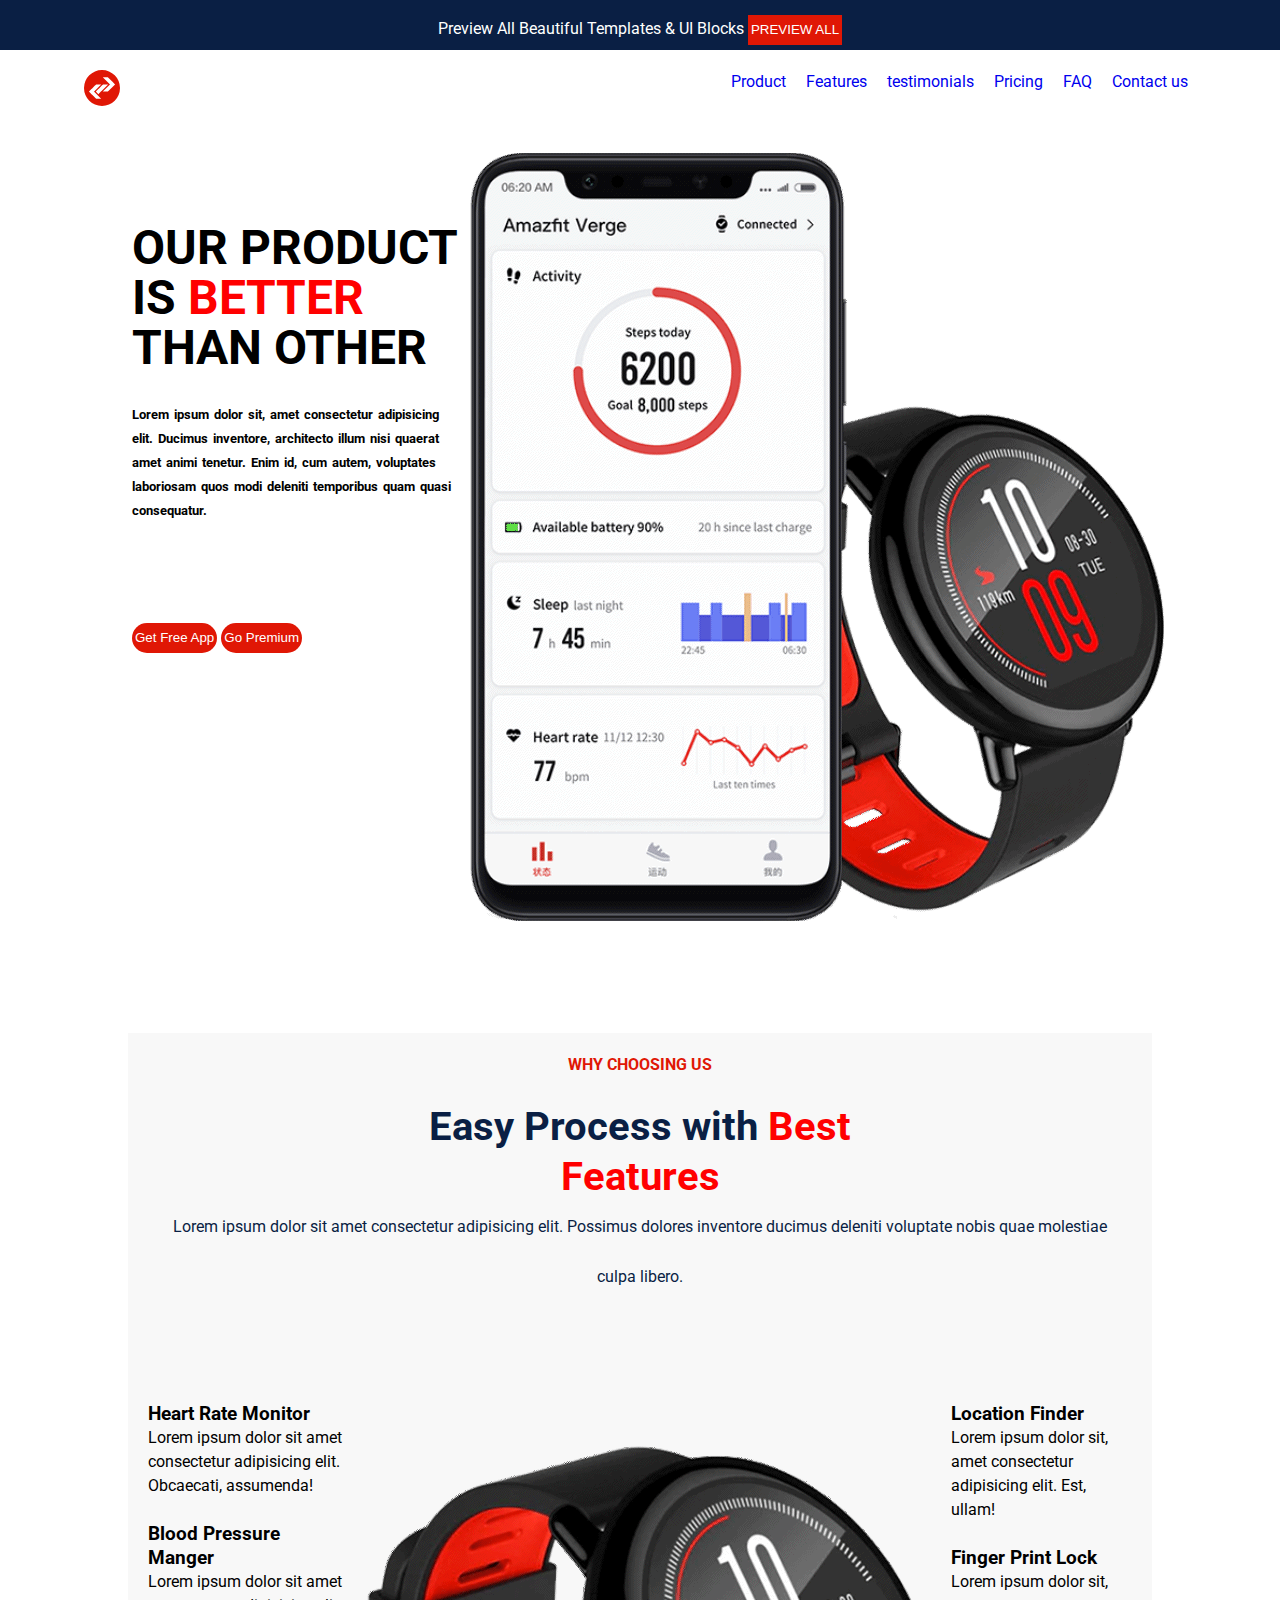
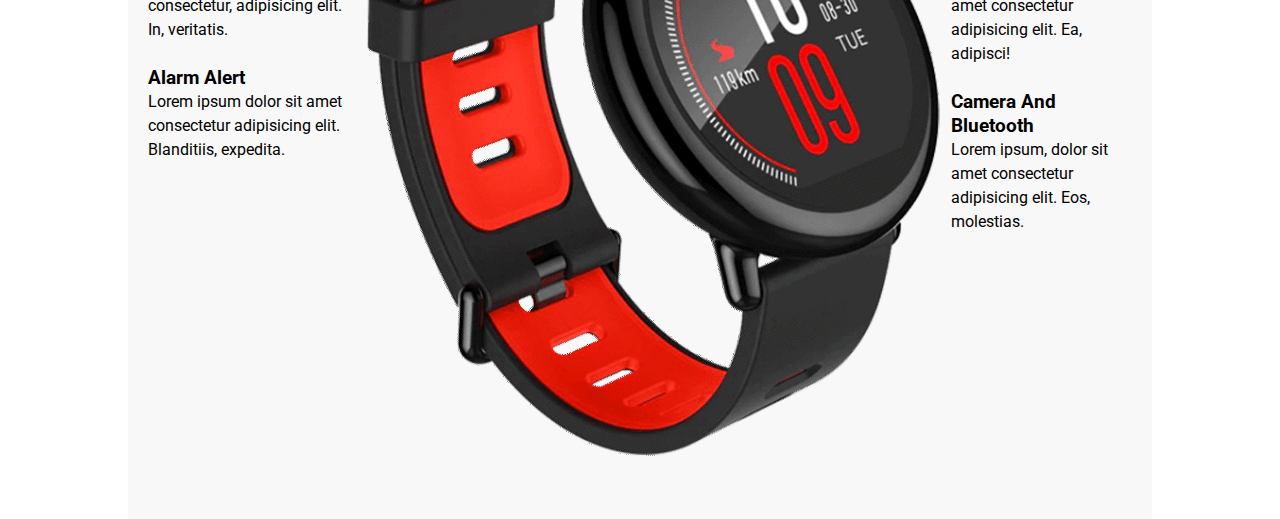
<file: Front end test/Index.html>
<!DOCTYPE html>
<html lang="en">

<head>
    <meta charset="UTF-8">
    <meta name="viewport" content="width=device-width, initial-scale=1.0">
    <title>Watches store</title>
    <meta name="description" content="watches">
    <meta name="author" content="Hassan">
    <meta name="keywords" content=" watches, watches styles">
    <link href="https://fonts.googleapis.com/css2?family=Roboto&display=swap" rel="stylesheet">
    <link rel="stylesheet" href="Fonts/css/all.min.css">
    <link rel="stylesheet" href="Styles.css">
</head>

<body>
    <!-- start of top bar -->
    <div class="top-bar bg-blue">Preview All Beautiful Templates & UI Blocks
        <button class="Preview">PREVIEW ALL</button>
    </div>
    <!-- end of top bar -->

    <!-- start of navbar -->
    <nav class="nav-bar bg-white">
        <div class="container nav-items">
            <div class="logo">
                <a href="#"><img src="Images/logo.svg" alt="logo image"></a>
            </div>
            <div class="links">
                <ul>
                    <li><a href="#">Product</a></li>
                    <li><a href="#">Features</a></li>
                    <li><a href="#">testimonials</a></li>
                    <li><a href="#">Pricing</a></li>
                    <li><a href="#">FAQ</a></li>
                    <li><a href="#">Contact us</a></li>
                </ul>
            </div>

        </div>

    </nav>
    <!-- end of navbar -->

    <!-- start of show case section -->
    <section class="showcase">
        <div class="container">
            <div class="showcase-text">
                <div class="subheading">OUR PRODUCT IS <span class="text-red">BETTER</span> THAN OTHER</div>
                <div class="mashead-heading">
                    <h5>Lorem ipsum dolor sit, amet consectetur adipisicing elit. Ducimus inventore, architecto illum
                        nisi quaerat amet animi tenetur. Enim id, cum autem, voluptates laboriosam quos modi deleniti
                        temporibus quam quasi consequatur.</h5>
                </div>
                <button>Get Free App</button>
                <button>Go Premium</button>

            </div>
            <div class="image"><img src="Images/img-1.png" alt="phone and watch image"></div>
        </div>

    </section>
    <!-- end of show case section -->

    <!-- start of choosing us section -->
    <section class="choosing-us text-center">
        <div class="container">
            <div class="head">WHY CHOOSING US</div>
            <div class="subhead">Easy Process with <span class="text-red">Best<br> Features</span>
                <h5>Lorem ipsum dolor sit amet consectetur adipisicing elit. Possimus dolores inventore ducimus deleniti
                    voluptate nobis quae molestiae culpa libero.</h5>

            </div>
            <div class="row">
                <div class="col">
                    <div class="col1">
                        <h3>Heart Rate Monitor</h3>
                        <p>Lorem ipsum dolor sit amet consectetur adipisicing elit. Obcaecati, assumenda!</p>
                        <br>
                        <h3>Blood Pressure Manger</h3>
                        <p>Lorem ipsum dolor sit amet consectetur, adipisicing elit. In, veritatis.</p>
                        <br>
                        <h3>Alarm Alert</h3>
                        <p>Lorem ipsum dolor sit amet consectetur adipisicing elit. Blanditiis, expedita.</p>
                    </div>
                </div>
                <div class="col">
                    <div class="col2">
                        <div class="image2"><img src="Images/img-2.png" alt=""></div>
                    </div>
                </div>
                <div class="col">
                    <div class="col3">
                        <h3>Location Finder</h3>
                        <p>Lorem ipsum dolor sit, amet consectetur adipisicing elit. Est, ullam!</p>
                        <br>
                        <h3>Finger Print Lock</h3>
                        <p>Lorem ipsum dolor sit, amet consectetur adipisicing elit. Ea, adipisci!</p>
                        <br>
                        <h3>Camera And Bluetooth</h3>
                        <p>Lorem ipsum, dolor sit amet consectetur adipisicing elit. Eos, molestias.</p>
                    </div>
                </div>
            </div>


        </div>

    </section>
    <!-- end of choosing us section -->
</body>

</html>
</file>
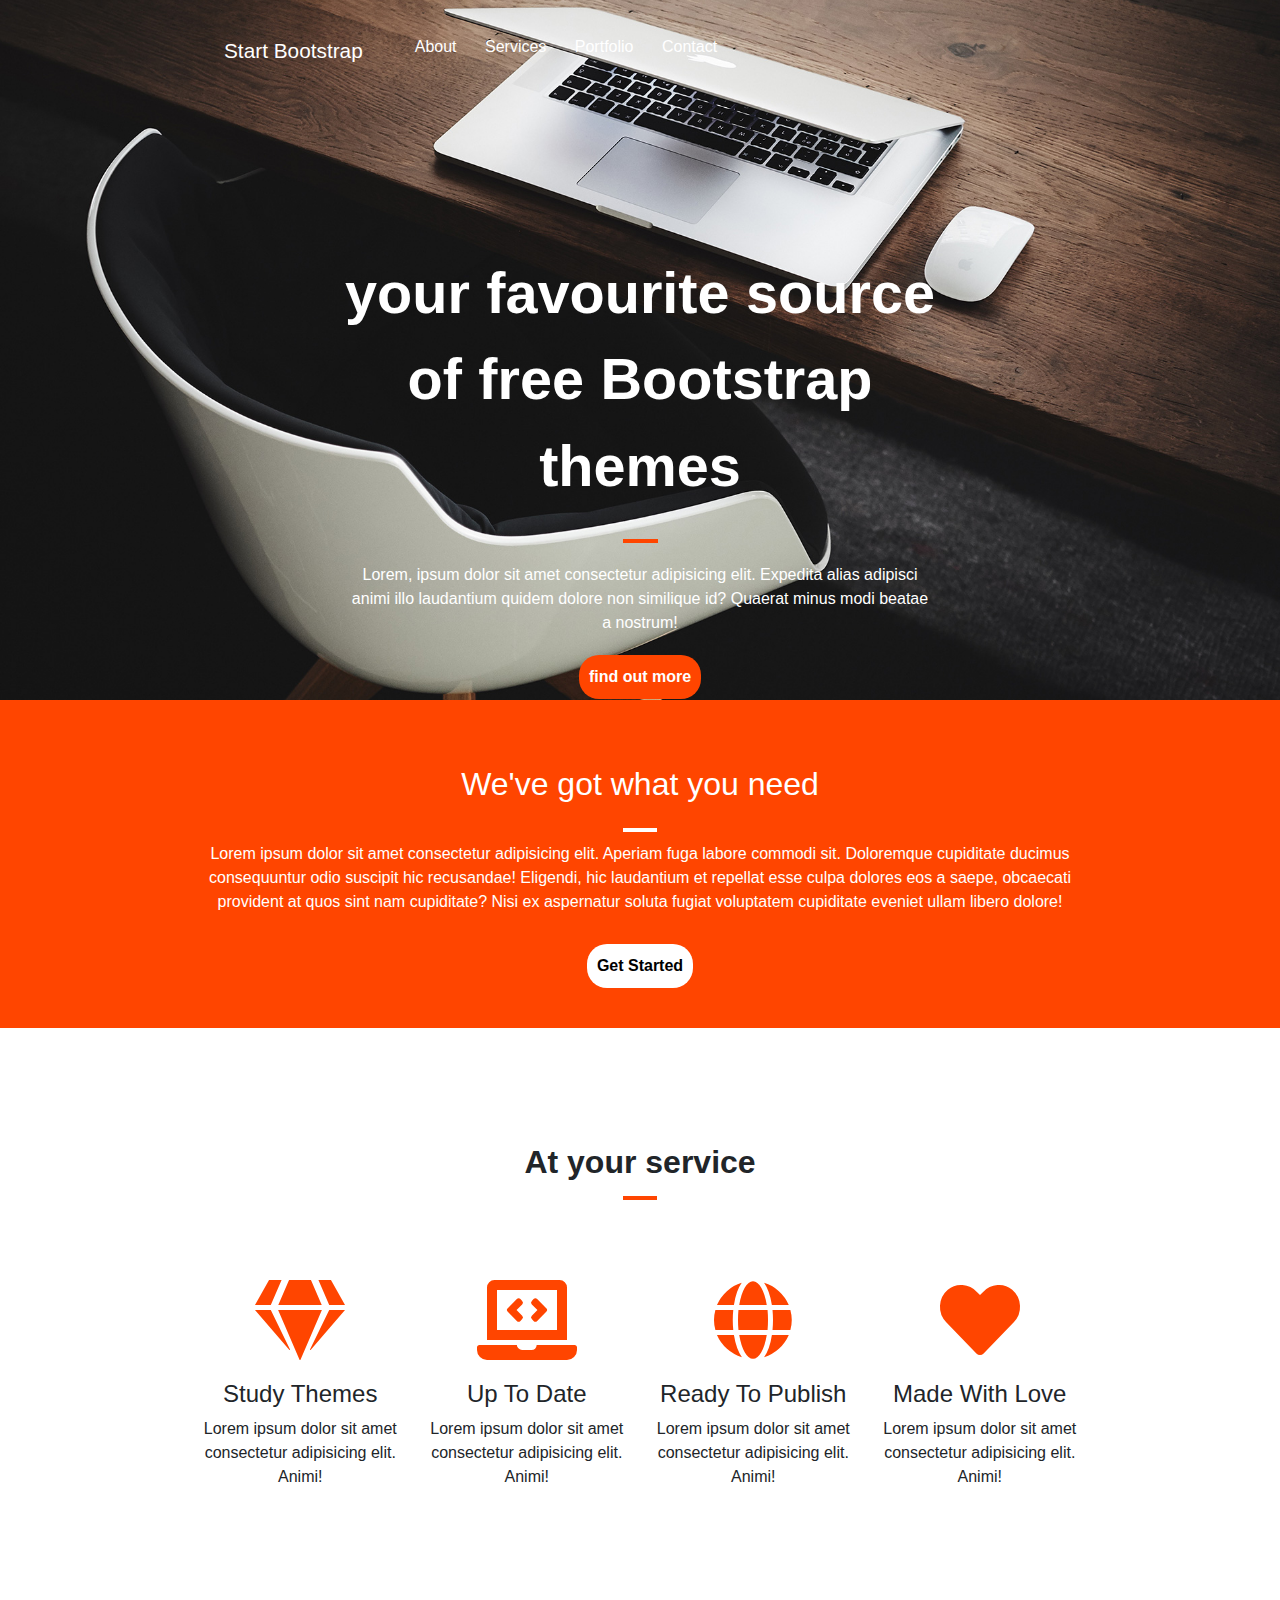
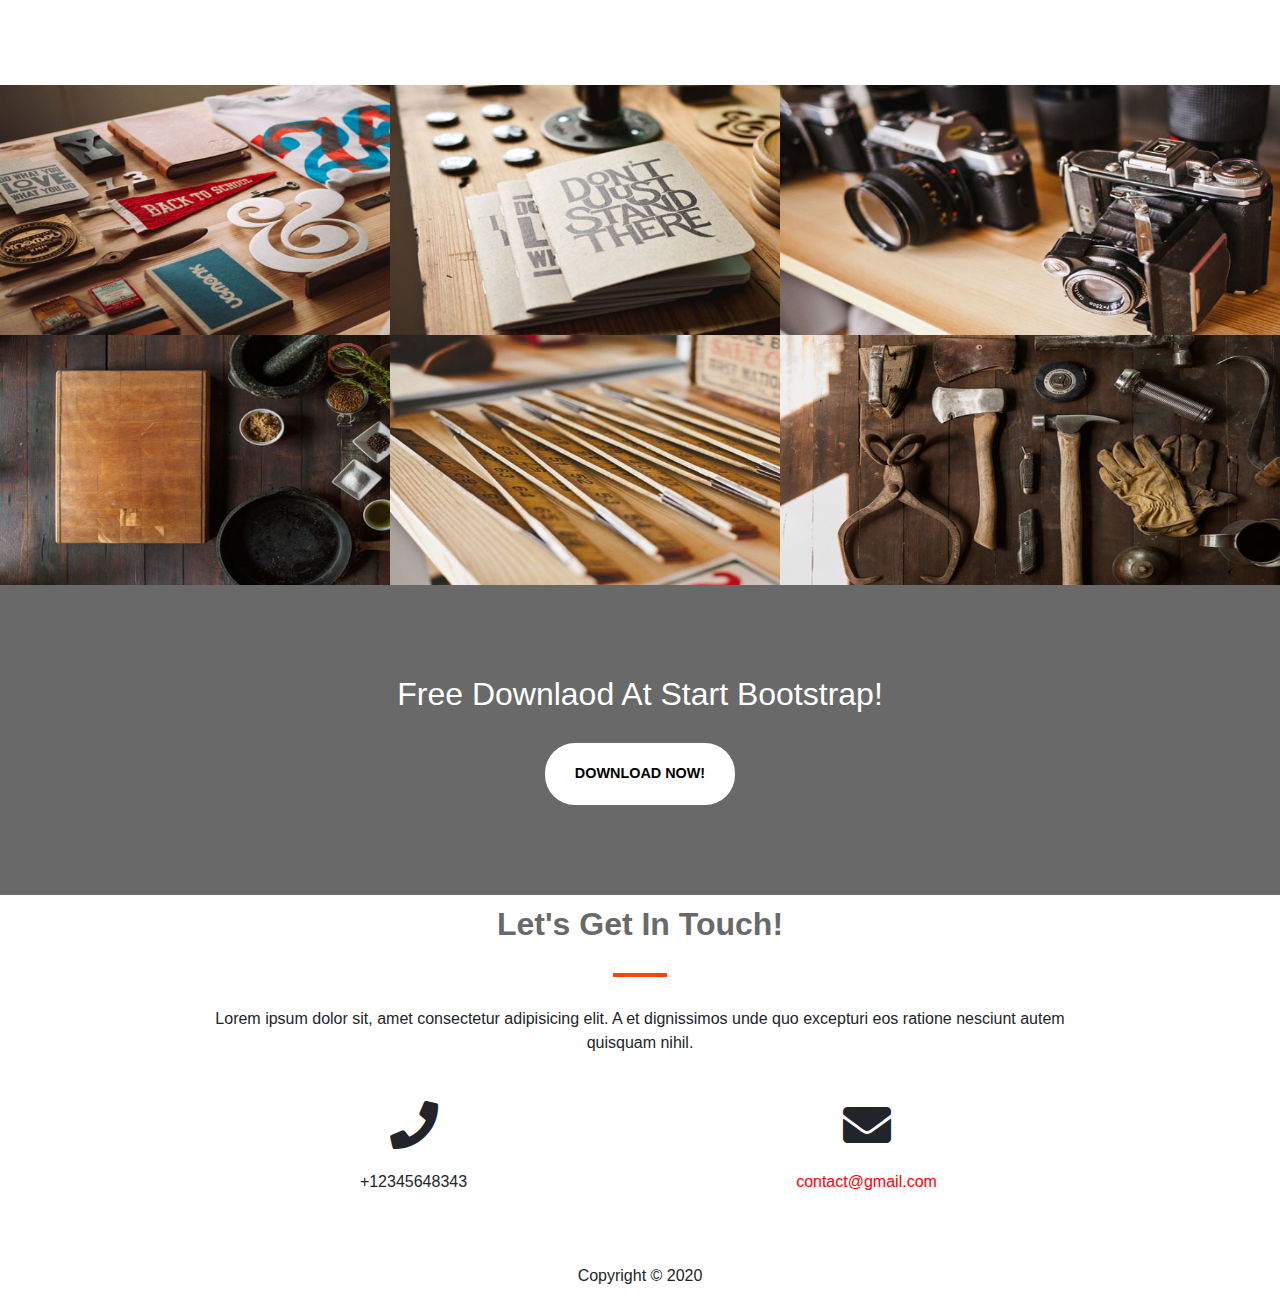
<file: Task4/Index.html>
<!DOCTYPE html>
<html lang="en">

<head>
    <meta charset="UTF-8">
    <meta name="description" content="Bootstrap page">
    <meta name="author" content="Hassan">
    <meta name="keywords" content="Bootstrap">
    <title>Bootstrap Page</title>
    <meta name="viewport" content="width=device-width, initial-scale=1.0">
    <link rel="stylesheet" href="Fonts/css/all.min.css">
    <link rel="stylesheet" href="https://stackpath.bootstrapcdn.com/bootstrap/4.5.2/css/bootstrap.min.css" integrity="sha384-JcKb8q3iqJ61gNV9KGb8thSsNjpSL0n8PARn9HuZOnIxN0hoP+VmmDGMN5t9UJ0Z" crossorigin="anonymous">
    <link rel="stylesheet" href="Styles.css">
</head>

<body>

    <div class="bg">
    <!-- navbar area    -->

    <nav class="navbar">
        <div class="container">

            <div class="nav-items">

                <div class="logo">
                    <a href="#">Start Bootstrap</a>
                </div>
                <div class="links">
                    <ul>
                        <li><a href="#">About</a></li>
                        <li><a href="#">Services</a></li>
                        <li><a href="#">Portfolio</a></li>
                        <li><a href="#">Contact</a></li>
                    </ul>
                </div>

            </div>
        </div>
    </nav>
    <!-- section1 themes area -->

    <section class="themes">
        <div class="container">
            <div class="themes-text">
                <div class="subhead">
                    your favourite source of free Bootstrap themes
                </div>
                <hr>
                <div class="mashead">Lorem, ipsum dolor sit amet consectetur adipisicing elit. Expedita alias
                    adipisci animi illo laudantium quidem dolore non similique id?
                    Quaerat minus modi beatae a nostrum!</div>
                <button>find out more</button>
            </div>
        </div>
    </section>
    </div>
    <!-- started section -->
    <section class="started">
        <div class="container">
            <div class="started-text">
                <div class="head">
                    We've got what you need
                </div>
                <hr>
                <div class="subhead text-white">
                    Lorem ipsum dolor sit amet consectetur adipisicing elit. Aperiam fuga labore commodi sit. Doloremque
                    cupiditate ducimus consequuntur odio suscipit hic recusandae! Eligendi, hic laudantium et repellat
                    esse culpa dolores eos a saepe, obcaecati provident at quos sint nam cupiditate? Nisi ex aspernatur
                    soluta fugiat voluptatem cupiditate eveniet ullam libero dolore!
                </div>
                <button>Get Started</button>
            </div>
        </div>

    </section>
    <!-- service section -->
    <section class="services">
        <div class="container">
            <div class="head">At your service</div>
            <hr>
            <div class="row">
                <div class="col col-lg-3">
                    <div class="icon"><i class="fas fa-gem fa-5x"></i></div>
                    <h4>Study Themes</h4>
                    <p>Lorem ipsum dolor sit amet consectetur adipisicing elit. Animi!</p>
                </div>
            
            
                <div class="col col-lg-3">
                    <div class="icon"><i class="fas fa-laptop-code fa-5x"></i></div>
                    <h4>Up To Date</h4>
                    <p>Lorem ipsum dolor sit amet consectetur adipisicing elit. Animi!</p>
                </div>
            
            
                <div class="col col-lg-3">
                    <div class="icon"><i class="fas fa-globe fa-5x"></i></div>
                    <h4>Ready To Publish</h4>
                    <p>Lorem ipsum dolor sit amet consectetur adipisicing elit. Animi!</p>
                </div>
            
            
                <div class="col col-lg-3">
                    <div class="icon"><i class="fas fa-heart fa-5x"></i></div>
                    <h4>Made With Love</h4>
                    <p>Lorem ipsum dolor sit amet consectetur adipisicing elit. Animi!</p>
                </div>
            </div>
        </div>

    </section>
    <!-- end of service section -->
    <!-- started of gallery section -->
    <section class="gallery">
        <div class="container">
            <div class="row">
                <div class="col-lg-4">
                    <img src="portfolio-images/fullsize/1.jpg" alt="">
                </div>
                <div class="col-lg-4">
                    <img src="portfolio-images/fullsize/2.jpg" alt="">
                </div>
                <div class="col-lg-4">
                    <img src="portfolio-images/fullsize/3.jpg" alt="">
                </div>
                <div class="col-lg-4">
                    <img src="portfolio-images/fullsize/4.jpg" alt="">
                </div>
                <div class="col-lg-4">
                    <img src="portfolio-images/fullsize/5.jpg" alt="">
                </div>
                <div class="col-lg-4">
                    <img src="portfolio-images/fullsize/6.jpg" alt="">
                </div>
            </div>
        

    </section>
    <!-- end of gallery section -->
    <!-- start of download section-->
    <section class="download">
        
            <h2>Free Downlaod At Start Bootstrap!</h2>
            <button>DOWNLOAD NOW!</button>
        
        </div>

    </section>
    <!-- end of download section-->
    <!-- start of contact us section -->
    <section class="contact">
        <div class="container">
            <h2>Let's Get In Touch!</h2>
            <hr>
            <p>Lorem ipsum dolor sit, amet consectetur adipisicing elit. A et dignissimos unde quo excepturi eos ratione nesciunt autem quisquam nihil.

            </p>
            <div class="row">
                <div class="icon col-lg-6"><i class="fas fa-phone fa-3x">
                </i>
                <p>+12345648343</p>
            </div>
                <div class="icon col-lg-6"><i class="fas fa-envelope fa-3x"></i>
                <p class="red">contact@gmail.com</p></div>
            </div>
        </div>

    </section>
    <!-- end of contact us section-->
    <!-- footer -->
    <footer>
        <div class="container">
            <p>Copyright &copy; 2020</p>
        </div>
    </footer>
<script src="https://code.jquery.com/jquery-3.5.1.slim.min.js" integrity="sha384-DfXdz2htPH0lsSSs5nCTpuj/zy4C+OGpamoFVy38MVBnE+IbbVYUew+OrCXaRkfj" crossorigin="anonymous"></script>
<script src="https://cdn.jsdelivr.net/npm/popper.js@1.16.1/dist/umd/popper.min.js" integrity="sha384-9/reFTGAW83EW2RDu2S0VKaIzap3H66lZH81PoYlFhbGU+6BZp6G7niu735Sk7lN" crossorigin="anonymous"></script>
<script src="https://stackpath.bootstrapcdn.com/bootstrap/4.5.2/js/bootstrap.min.js" integrity="sha384-B4gt1jrGC7Jh4AgTPSdUtOBvfO8shuf57BaghqFfPlYxofvL8/KUEfYiJOMMV+rV" crossorigin="anonymous"></script>

</body>

</html>
</file>
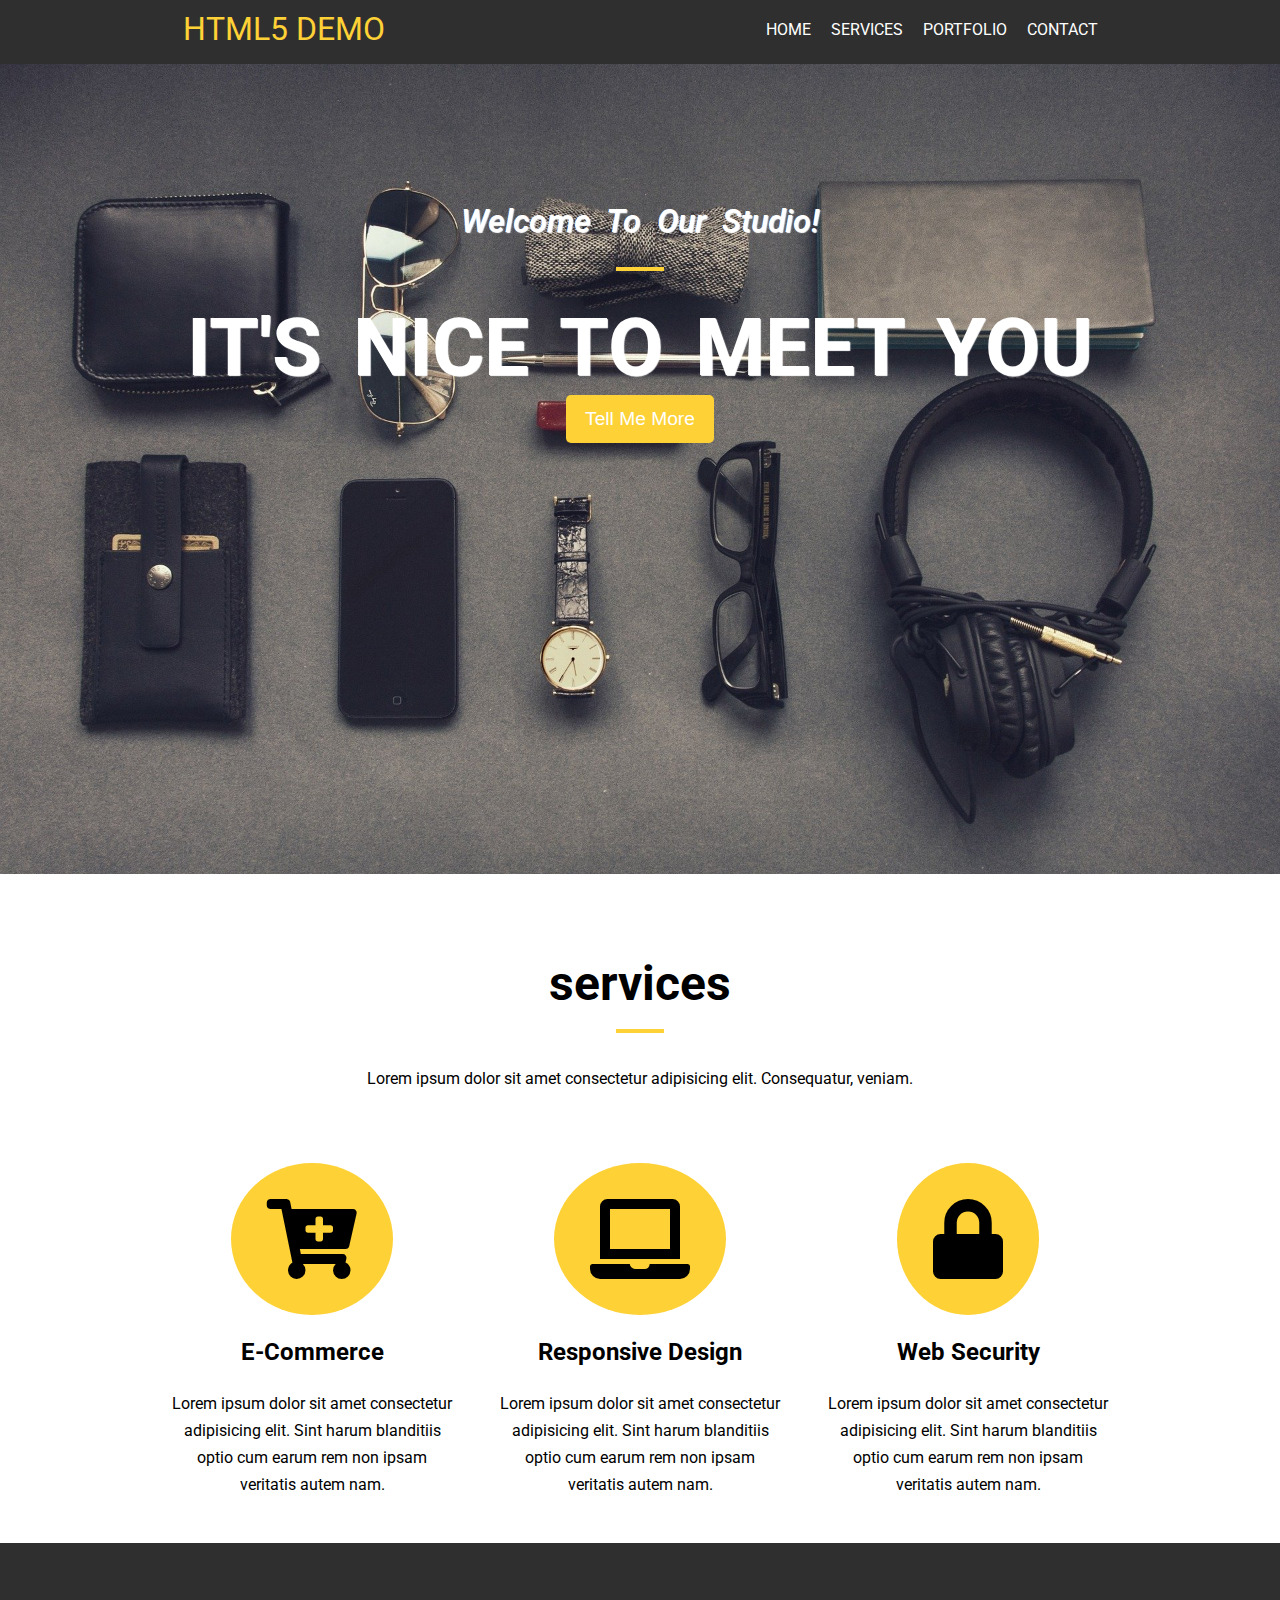
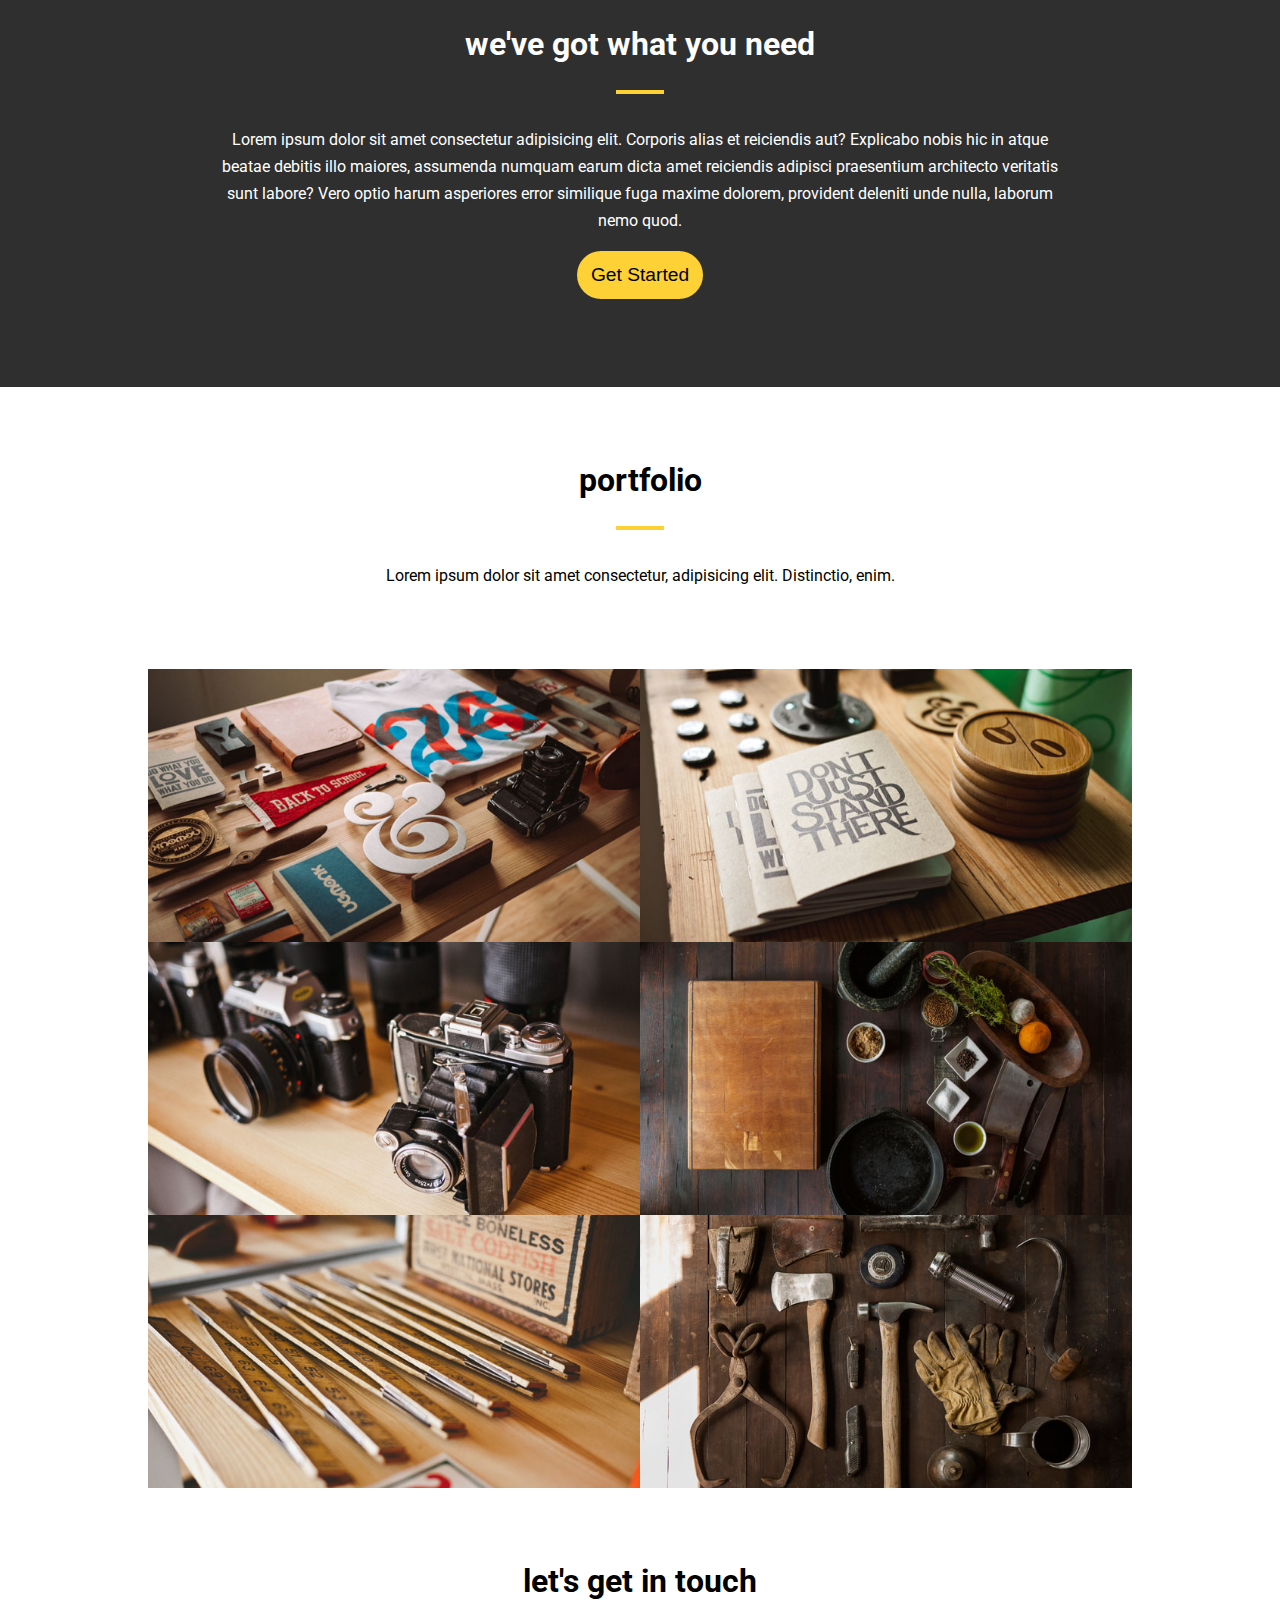
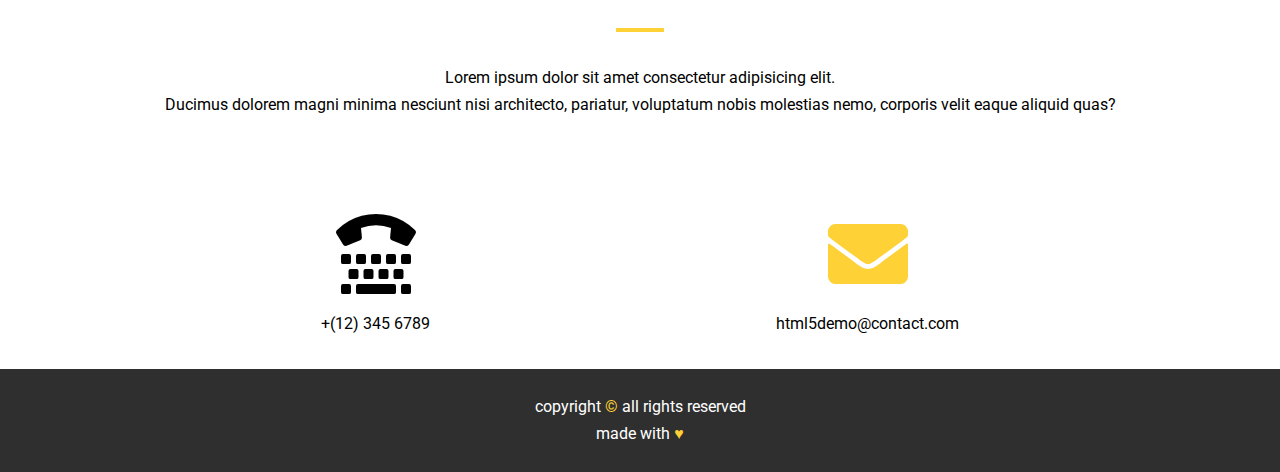
<file: Task5/Index.html>
<!DOCTYPE html>
<html lang="en">

<head>
    <meta charset="UTF-8">
    <meta name="viewport" content="width=device-width, initial-scale=1.0">
    <title>HTML5 DEMO</title>
    <meta name="discription" content=" html5 Demo">
    <meta name="author" content="Hassan">
    <meta name="keywords" content="html, html5, hdemo, web design">
    <link href="https://fonts.googleapis.com/css2?family=Roboto:wght@400;500&display=swap" rel="stylesheet">
    <link rel="stylesheet" href="Fonts/css/all.min.css">
    <link rel="stylesheet" href="Styles.css">
 
</head>

<body>

    <!-- start of navbar -->
    <nav class="nav-bar bg-dark">
        <div class="nav-items">
            <div class="nav-brand"><a href="#" class="text-center heading  prim-color">HTML5 DEMO</a></div>
            <div class="nav-links">
                <ul>
                    <li><a href="#home">HOME</a></li>
                    <li><a href="#services">SERVICES</a></li>
                    <li><a href="#portofolio">PORTFOLIO</a></li>
                    <li><a href="#contact">CONTACT</a></li>
                </ul>
            </div>
        </div>
    </nav>
    <!-- end of navbar -->

    <!-- start of banner section -->
    <section id="home" class="banner">
        <div class="banner-text text-center text-white container">
            <div class="subhead">welcome to our studio!</div>
            <hr>
            <div class="superhead">it's nice to meet you</div>
            <button class="text-white">tell me more</button>
        </div>
    </section>
    <!-- end of banner section -->

    <!-- start of services section -->
    <section id="services" class="services container">
        <div class="text-center">
            <h2 class="heading"> services</h2>
            <hr>
            <p>Lorem ipsum dolor sit amet consectetur adipisicing elit. Consequatur, veniam.</p>
        </div>
        <div class="row">
            <div class="col text-center">

                <div class="icon">
                    <i class="fa fa-cart-plus fa-5x bg-prim" aria-hidden="true"></i>
                </div>
                <h3>e-commerce</h3>
                <p>Lorem ipsum dolor sit amet consectetur adipisicing elit. Sint harum blanditiis optio cum earum rem
                    non ipsam veritatis autem nam.</p>
            </div>
            <div class="col text-center">
                <div class="icon ">
                    <i class="fas fa-laptop fa-5x bg-prim"></i>
                </div>
                <h3>responsive design</h3>
                <p>Lorem ipsum dolor sit amet consectetur adipisicing elit.
                    Sint harum blanditiis optio cum earum rem non ipsam veritatis autem nam.</p>
            </div>
            <div class="col text-center">
                <div class="icon">
                    <i class="fa fa-lock fa-5x bg-prim" aria-hidden="true"></i>
                </div>
                <h3>web security</h3>
                <p>Lorem ipsum dolor sit amet consectetur adipisicing elit.
                    Sint harum blanditiis optio cum earum rem non ipsam veritatis autem nam.</p>
            </div>
        </div>
    </section>
    <!-- end of services section -->

    <!-- start of about section -->
    <section class="about bg-dark">
        <div class="container text-white text-center">
            <h2 class="heading">we've got what you need</h2>
            <hr>
            <p>Lorem ipsum dolor sit amet consectetur adipisicing elit.
                Corporis alias et reiciendis aut?
                Explicabo nobis hic in atque beatae debitis illo maiores,
                assumenda numquam earum dicta amet reiciendis adipisci praesentium architecto veritatis sunt labore?
                Vero optio harum asperiores error similique fuga maxime dolorem, provident deleniti unde nulla,
                laborum nemo quod.</p>
            <button class="bg-prim">get started</button>
        </div>
    </section>
    <!-- end of about section -->

    <!-- start of protofolio section -->
    <section id="portofolio">
        <div class="text-center  container">
            <h2 class="heading">portfolio</h2>
            <hr>
            <p>Lorem ipsum dolor sit amet consectetur, adipisicing elit. Distinctio, enim.</p>
        </div>
        <div class="row container">
            <div class="col">
                <img src="Portfolio/1.jpg" alt="">
            </div>
            <div class="col">
                <img src="Portfolio/2.jpg" alt="">
            </div>
            <div class="col">
                <img src="Portfolio/3.jpg" alt="">
            </div>
            <div class="col">
                <img src="Portfolio/4.jpg" alt="">
            </div>
            <div class="col">
                <img src="Portfolio/5.jpg" alt="">
            </div>
            <div class="col">
                <img src="Portfolio/6.jpg" alt="">
            </div>
        </div>
    </section>

    <!-- end of portfolio section -->

    <!-- start of contact section -->
    <section id="contact">
        <div class="text-center container">
            <h2 class="heading">let's get in touch</h2>
            <hr>
            <p>Lorem ipsum dolor sit amet consectetur adipisicing elit.</p>
            <p>Ducimus dolorem magni minima nesciunt nisi architecto,
                pariatur, voluptatum nobis molestias nemo, corporis velit eaque aliquid quas?
            </p>
        </div>
        <div class="row container">
            <div class="icon col text-center">
                <i class="fa fa-tty fa-5x" aria-hidden="true"></i>
                <a href="#">+(12) 345 6789</a>
            </div>
            <div class="icon col text-center">
                <i class="fa fa-envelope fa-5x prim-color" aria-hidden="true"></i>
                <a href="#">html5demo@contact.com</a>
            </div>

        </div>
    </section>
    <!-- end of contact section -->

    <!-- footer -->
    <footer>
        <div class="container">
            <p class="text-center text-white">copyright <span class="prim-color">&copy;</span> all rights reserved</p>
            <p class="text-center text-white">made with <span class="prim-color">&hearts;</span></p>
        </div>
    </footer>
</body>

</html>
</file>
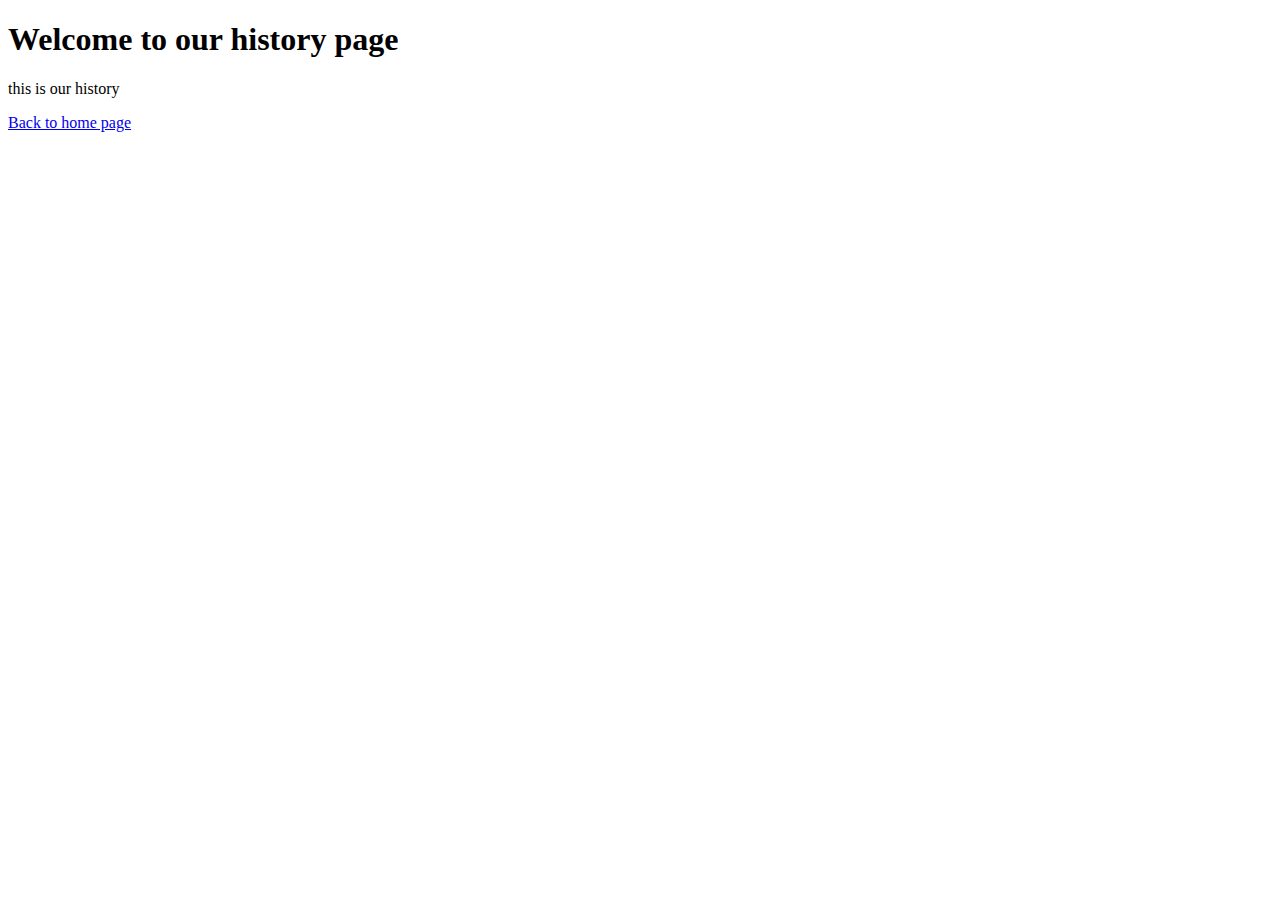
<file: Task2/About us.html>
<!DOCTYPE html>
<html>
<html lang="eng">
<head>
    <title>about us</title>
</head>
<body>
    <h1>Welcome to our history page</h1>
    <p>this is our history</p>
    <a href="Untitled-1.html">Back to home page</a>
</body>
</html>
</file>
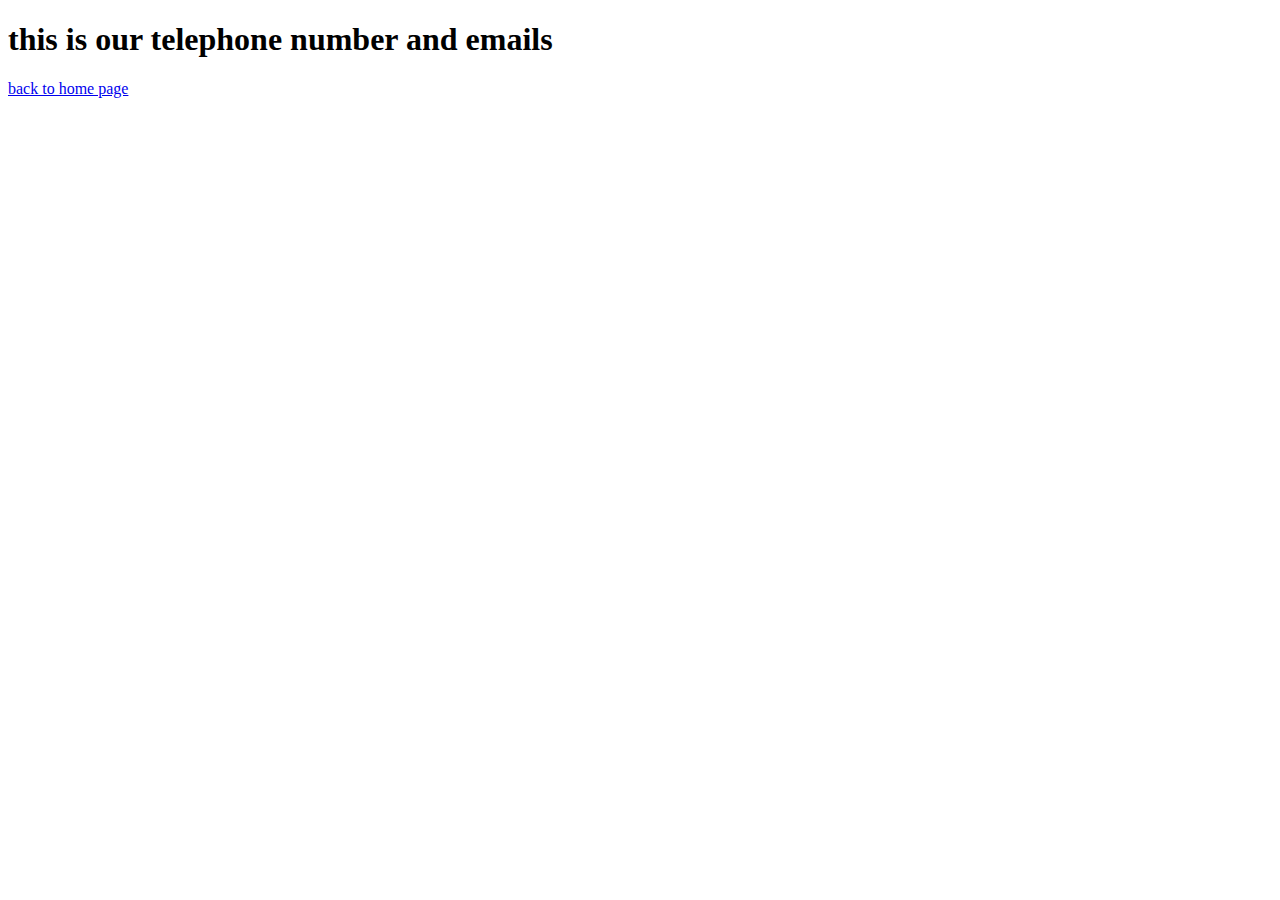
<file: Task2/Contact us.html>
<!DOCTYPE html>
<html>
<html lang="eng">
<head>
    <title>contact us</title>
</head>
<body>
    <h1>this is our telephone number and emails</h1>
    <a href="Untitled-1.html">back to home page</a>
</body>
</html>
</file>
<file: Front end test/Styles.css>
@charset "UTF-8";
/* global styles */ 
*{
    padding: 0;
    margin: 0;
    box-sizing: border-box;
}
body, html{
    font-family: 'Roboto', sans-serif;
    line-height: 1.5rem;
}
a{
    text-decoration: none;
}
.text-red{
    color: red;
}
button:hover{
    background-color:  #0a1f44;
}

/* top bar styles */
.top-bar{
    background-color: #0a1f44;
    width: 100%;
    height: 50px;
    text-align: center;
    line-height: 2px;
    text-justify: center;
    color: white;
    padding: 15px;
}
button{
    background-color: #E01705;
    color: white;
    line-height: 20px;
    height: 30px;
    border: none;
    padding: 3px;
}
/* navbar styles*/
ul{
    list-style: none;
}
.container{
    width: 90%;
    margin: 0 auto;
    padding: 20px 20px;
    display: flex;
    justify-content: space-between;
}
.nav-bar .nav-items .links ul li{
    display: inline-block;
    padding: 0 8px;
}

/* show case styles*/

.showcase .container{
    display: flex;
    width: 75%;
    
}
.showcase{
    height: 500px;
    width: 70%;
}
.showcase .showcase-text{
    padding-top: 70px;
    flex-wrap: wrap;
    width: 400px;
    

}
.showcase .subheading{
    font-size: 3rem;
    font-weight: bold;
    line-height: 50px;
}
.showcase .showcase-text .mashead-heading{
    font-size: 1rem;
    word-spacing: 2px;
    padding-top: 30px;
}
.container .image{
    width: 300px;
    height: auto;  
    background-size: 10px;     
}
.showcase .showcase-text button{
    border: none;
    font-size: 10;
    border-radius: 20px;
    text-align: center;
    margin-top: 100px;

}
/* choosing us styles*/

.choosing-us .container{
    margin-top: 400px;
    background-color: #F8F8F8;
    display: block;
    width: 80%;
}
.choosing-us .head{
    color: #E01705;
    text-align: center;
    font-weight: bold;
}
.choosing-us .subhead{
    text-align: center;
    font-size: 2.5rem;
    font-weight: bold;
    margin: 25px;
    flex-wrap: wrap;
    line-height: 50px;
    color: #0a1f44;
}
.choosing-us .subhead h5{
    color: #0a1f44;
    font-weight: normal;
    font-size: 1rem;
    word-wrap: break-word;
}
.choosing-us .row{
    display: flex;
    margin-top: 100px;
}
</file>
<file: Task4/Styles.css>
@charset "UTF-8";

/* global style */

*{
  box-sizing: border-box;
  outline: none;  
  list-style: none;
  text-decoration: none;
  padding: none;
  margin: 0px;
  text-align: center;
  
}
hr{
    width: 30px;
    align-items: center;
    justify-content: center;
    color: red;
}

/* navbar style */

.container{
    width: 70%;
    
    padding: 10px;
}

.navbar{
    padding: 10px;
}
.navbar .nav-items{
    display: flex;
    justify-content: space-between;
    margin: 10px;
    padding: 5px;
}
.bg{
    background-image: url('portfolio-images/bg-masthead.jpg');
    background-color: chocolate;
    height: 700px;
    background-size: cover;
    background-repeat: no-repeat;
    background-position: center center;
    opacity: 10;
}
.navbar .nav-items .links{
    margin-left: auto;
}


/* logo style */

.logo a{
    color: white;
    font-size: 1.3rem;
    
}

/* links styles */

.navbar .nav-items .links ul li{
    display: inline-block;
    padding: 0px 12px;
    
}
.navbar .nav-items .links ul li a{
    color: white;
}


/* section style */

.themes .container{
    width: 50%;
}

.themes-text .subhead{
    font-size: 3.6rem;
    word-spacing: 0.5px;
    padding-top: 130px;
    padding-bottom: 20px;
    color: white;
    font-weight: bold;
}
.themes-text  hr{
    width: 5%;
    margin: 10px auto;
    border: 2px solid orangered;
}
.themes-text .mashead{
    color: white;
    margin: 20px;
}
.themes-text button{
    background-color: orangered;
    border-radius: 20px;
    border: none;
    color: white;
    font-weight: bold;
    padding: 10px;
    border: 20px;
}

/* Started styles */
.started{
    background-color: orangered;
    width: 100%;
    padding-bottom: 30px;
}

.started-text .head{
    color: white;
    font-size: 2rem;
    margin: 50px auto 20px auto;
}
.started-text hr{
    border: 2px solid white;
    margin: 10px auto;
}
.started-text button{
    background-color: white;
    border-radius: 20px;
    border: none;
    color: black;
    font-weight: bold;
    padding: 10px;
    border: 30px;
    margin-top: 30px;

}
/* service styles */
.services{
    padding-bottom: 50px;
}
.services .head{
    font-weight: bold;
    margin-top: 100px;
    font-size: 2rem;
}
.services hr{
    border: 2px solid orangered;
    margin: 10px auto;
}
.services .row{
    margin-top: 80px;
}
.services .row .icon{
    color: orangered;
    margin-bottom: 20px;
}
/* gallery styles */
.gallery .container{
    margin: 120px 0 0 0;
    padding: 0px;
    width: 100%;
}
.gallery img{
    width: 570px;
    height: 250px;
}
/* download styles */
.download{
    background-color: dimgray;
    padding-top: 90px;
    padding-bottom: 90px;
}
.download h2{
    color: white;
    margin-bottom: 30px;
}
.download button{
    background-color: white;
    border-radius: 30px;
    border: none;
    color: black;
    font-weight: bold;
    padding: 20px 30px;
    font-size: 0.9rem;
}
/* contact styles */
.contact h2{
    color: dimgray;
    font-weight: bold;
}
.contact hr{
    border: 2px solid orangered;
    margin: 30px auto;
    width: 50px;

}
.contact .icon{
    margin: 30px 0;
}
.contact .icon p{
    margin: 20px;
}
.contact .icon .red{
    color: red;
}
</file>
<file: Task5/Styles.css>
@charset "utf-8";

/* global style */

*{
    margin: 0;
    padding: 0;
    box-sizing: border-box;
}

/* main style */ 
html,
body {
    font-family: 'Roboto', sans-serif;
    line-height: 1.7rem;
}
a {
    text-decoration: none;
    color: #fff;
}
ul {
    list-style-type: none;
}

.container {
    width: 80%;
    margin: 0 auto;
    padding: 0 1.25rem;
}
.bg-dark {
    background-color: #2f2f2f;
}
.text-center{
    text-align: center;
    margin: 0 auto;
}
.text-white {
    color: #fff;
}

.prim-color {
    color: #fed136;
}
.bg-prim {
    background-color: #fed136;
}

.heading {
    font-size: 2rem;
}
.nav-brand,
.nav-links {
    padding: 1rem 0;
    margin: 0 auto;
}
.nav-items {
    display: flex;
    justify-content: space-between;
}
.nav-bar .nav-items .nav-links ul li {
    display: inline-block;
    padding-left: 1rem;
}
.nav-bar .nav-items .nav-links ul li a:hover{
    color: #fed136;
}
.banner {
    height: 90vh;
    background-image: url('Portfolio/a.jpg');
    background-size: cover;
    background-position: center center;
    background-repeat: no-repeat;
    

}
.banner-text {
    padding-top: 9rem;
    opacity: 1;
}
.subhead {
    font-size:2rem;
    text-transform: capitalize;
    text-shadow: 1px 1px 1px #fff;
    word-spacing: .5rem;
    font-style: italic;
    font-weight: 500;
}
hr {
    width: 3rem;
    border: .125rem solid #fed136;
    margin: 2rem auto;
}
.superhead {
    font-size: 5rem;
    text-transform: uppercase;
    font-weight: bold;
    padding: 2rem 0;
    word-spacing: .75rem;
    text-shadow: 1px 1px 1px #fff;
}
.banner button,
.about button {
    background-color: #fed136;
    width: 15%;
    height: 3rem;
    border: none;
    border-radius: 5px;
    font-size: 1.2rem;
    text-transform: capitalize;
}
.banner button:hover {
    background-color: #2f2f2f;
    color: #fed136;
}
.services .row {
    display: flex;
   margin-top: 3.125rem;
}
.services {
    margin-top: 6rem;
}
.services h2 {
    font-size: 3rem;
}
.services .row .col {
    padding: 20px;
}
.services .row .col .icon i {
    padding: 2.25rem;
    border-radius: 50%;
}
.services .row .col h3 {
    margin: 1.5rem 0;
    font-size: 1.5rem;
    text-transform: capitalize;
}
.about {
    padding:5.5rem ;
    margin-top: 1.5rem;
}
.about button {
    margin-top: 1rem;
    border-radius: 2rem;
    text-transform: capitalize;
}
#portofolio,
#contact {
    margin-top: 5rem;
}
#portofolio .row {
    display: flex;
    flex-wrap: wrap;
    margin-top: 5rem;
}
#portofolio .row .col {
    width: 50%;
}
#portofolio .row .col img {
    width: 100%;
    height: 100%;
}
#contact .row .col a {
    color: #000;
    display: block;
}
#contact .row {
    display: flex;
    flex-wrap: wrap;
    margin-top: 5rem;
}
#contact .row .icon i{
    margin: 1rem auto;
}
footer {
    background-color: #2f2f2f;
    margin-top: 2rem;
}
footer .container {
    padding: 1.5rem 0; 
}
</file>
